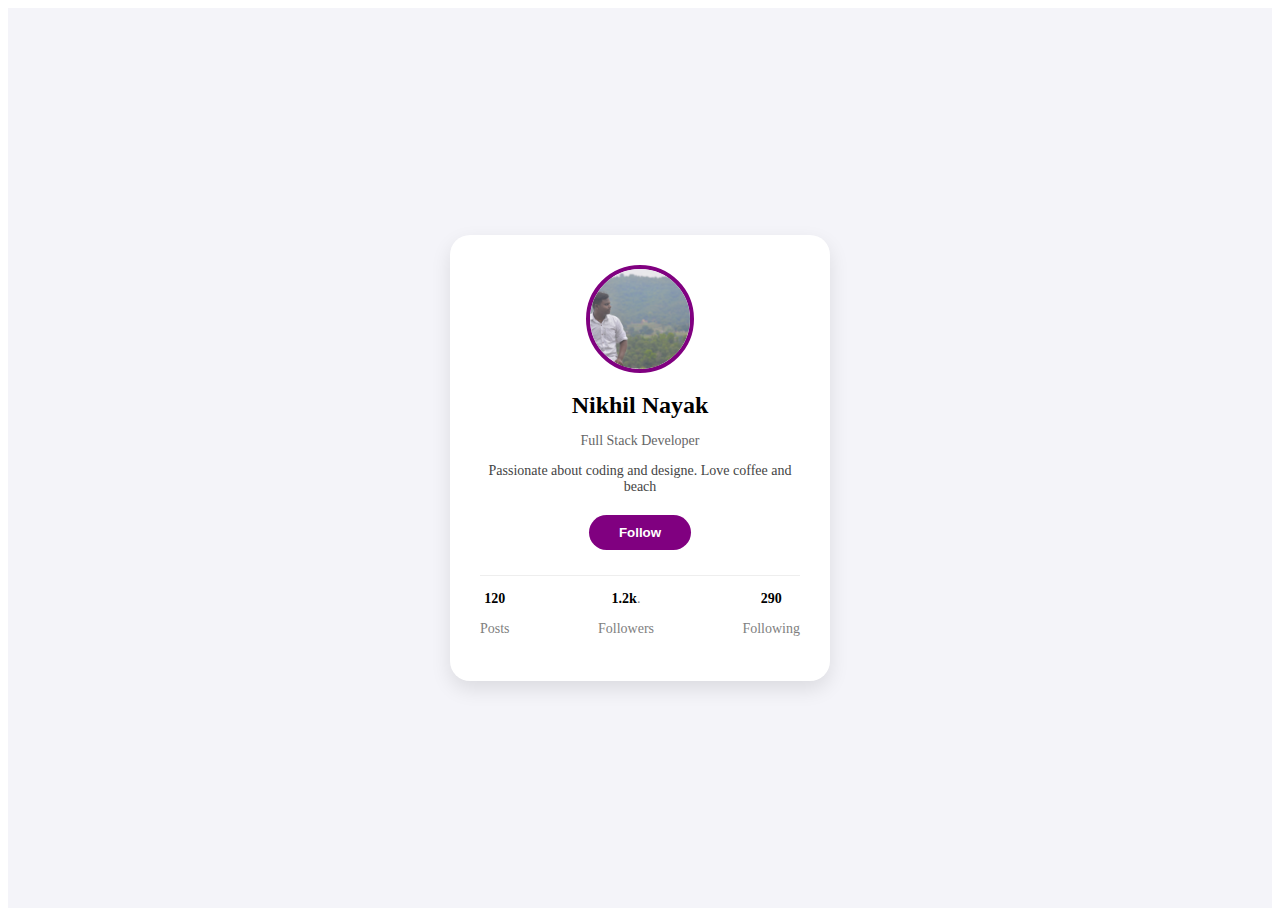
<file: index.html>
<!DOCTYPE html>
<html lang="en">
<head>
    <meta charset="UTF-8">
    <meta name="viewport" content="width=device-width, initial-scale=1.0">
    <link href="style.css" rel="stylesheet">
    <title>Document</title>
</head>
<body>
    <div class="container">
    <div class="card">
        <div class="image">
            <img src="photo.jpeg" alt="prolfile picture" class="photo">
        </div>
        <h3>Nikhil Nayak</h3>
        <p class="title">Full Stack Developer</p>
        <p class="descrip">Passionate about coding and designe. Love coffee and beach</p>
        <button class="follow-button">Follow</button>

        <div class="stats">
            <div>
                <strong class="bold">120</strong>
                <p>Posts</p>
            </div>
            <div>
                <strong class="bold">1.2k</strong>.
                <p>Followers</p>
            </div>
            <div>
                <strong class="bold">290</strong>
                <p>Following</p>
            </div>
            
        </div>
    </div>
    </div>
</body>
</html>
</file>
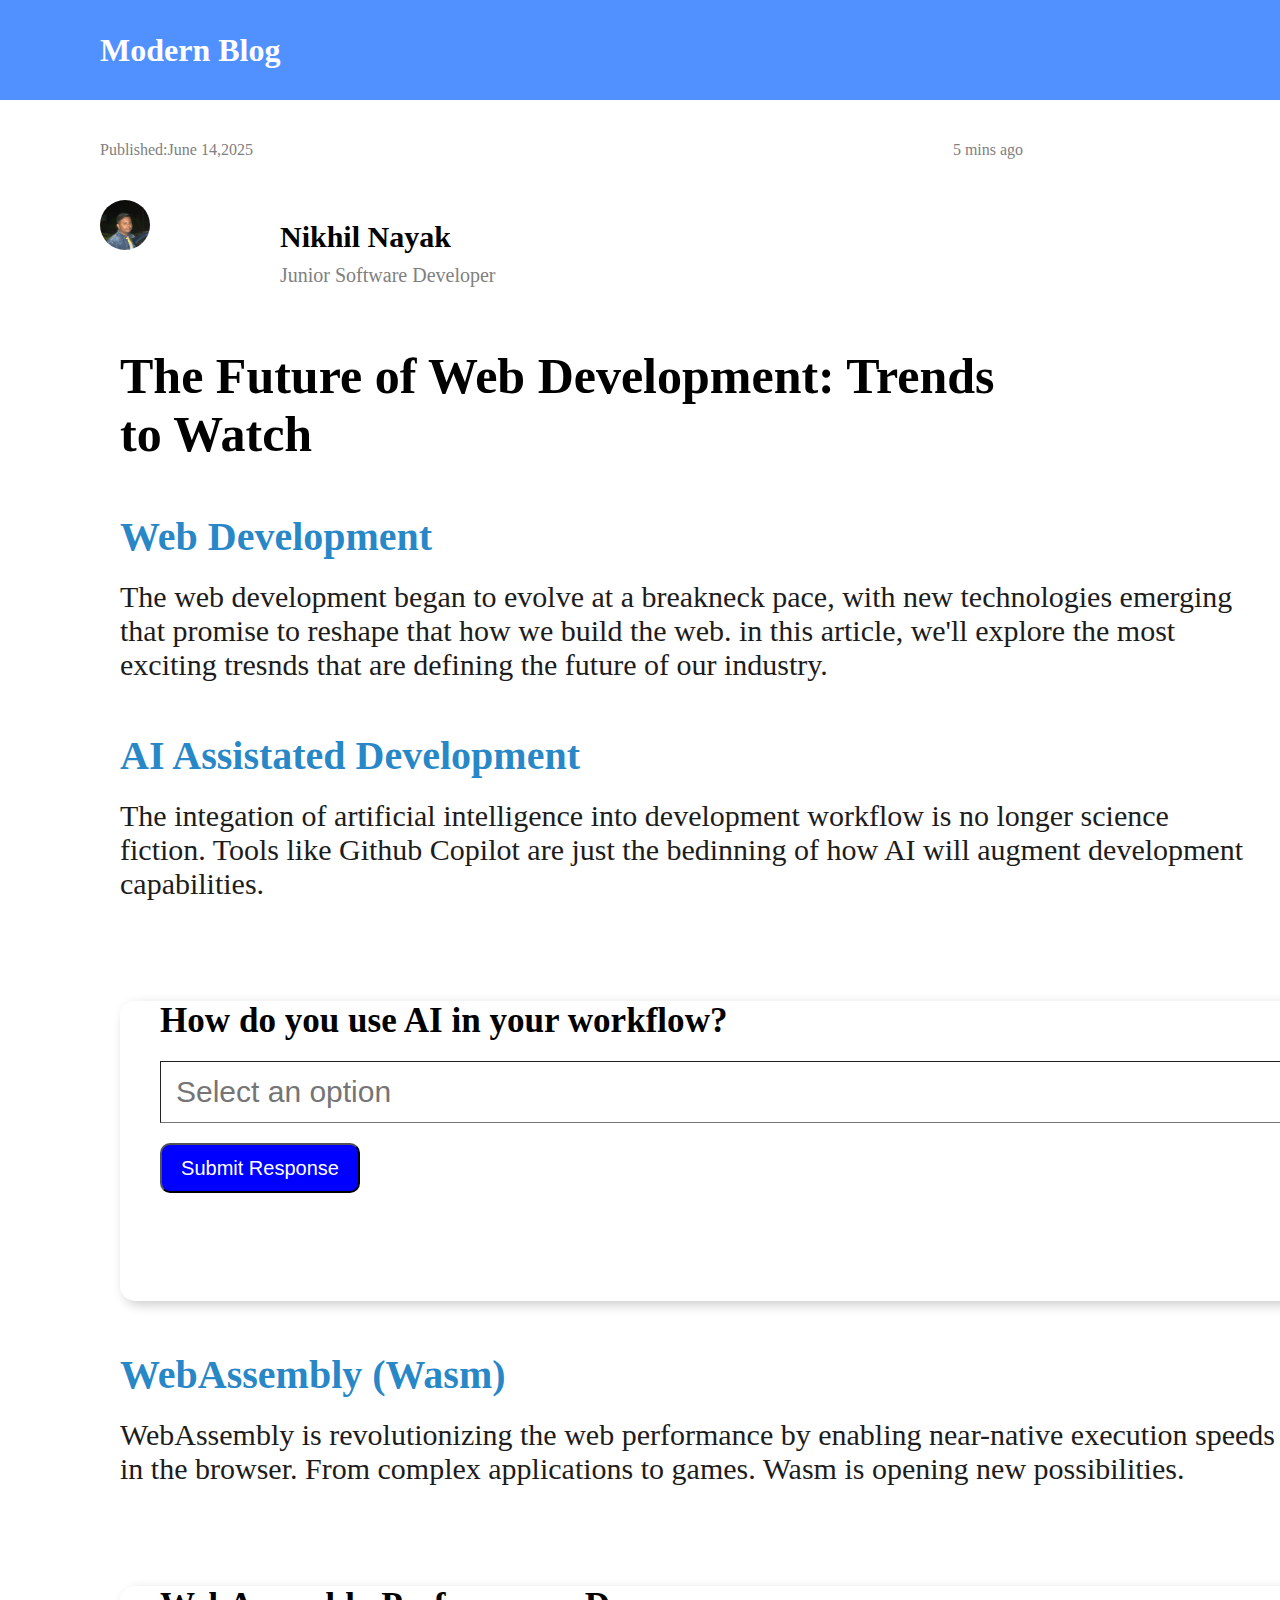
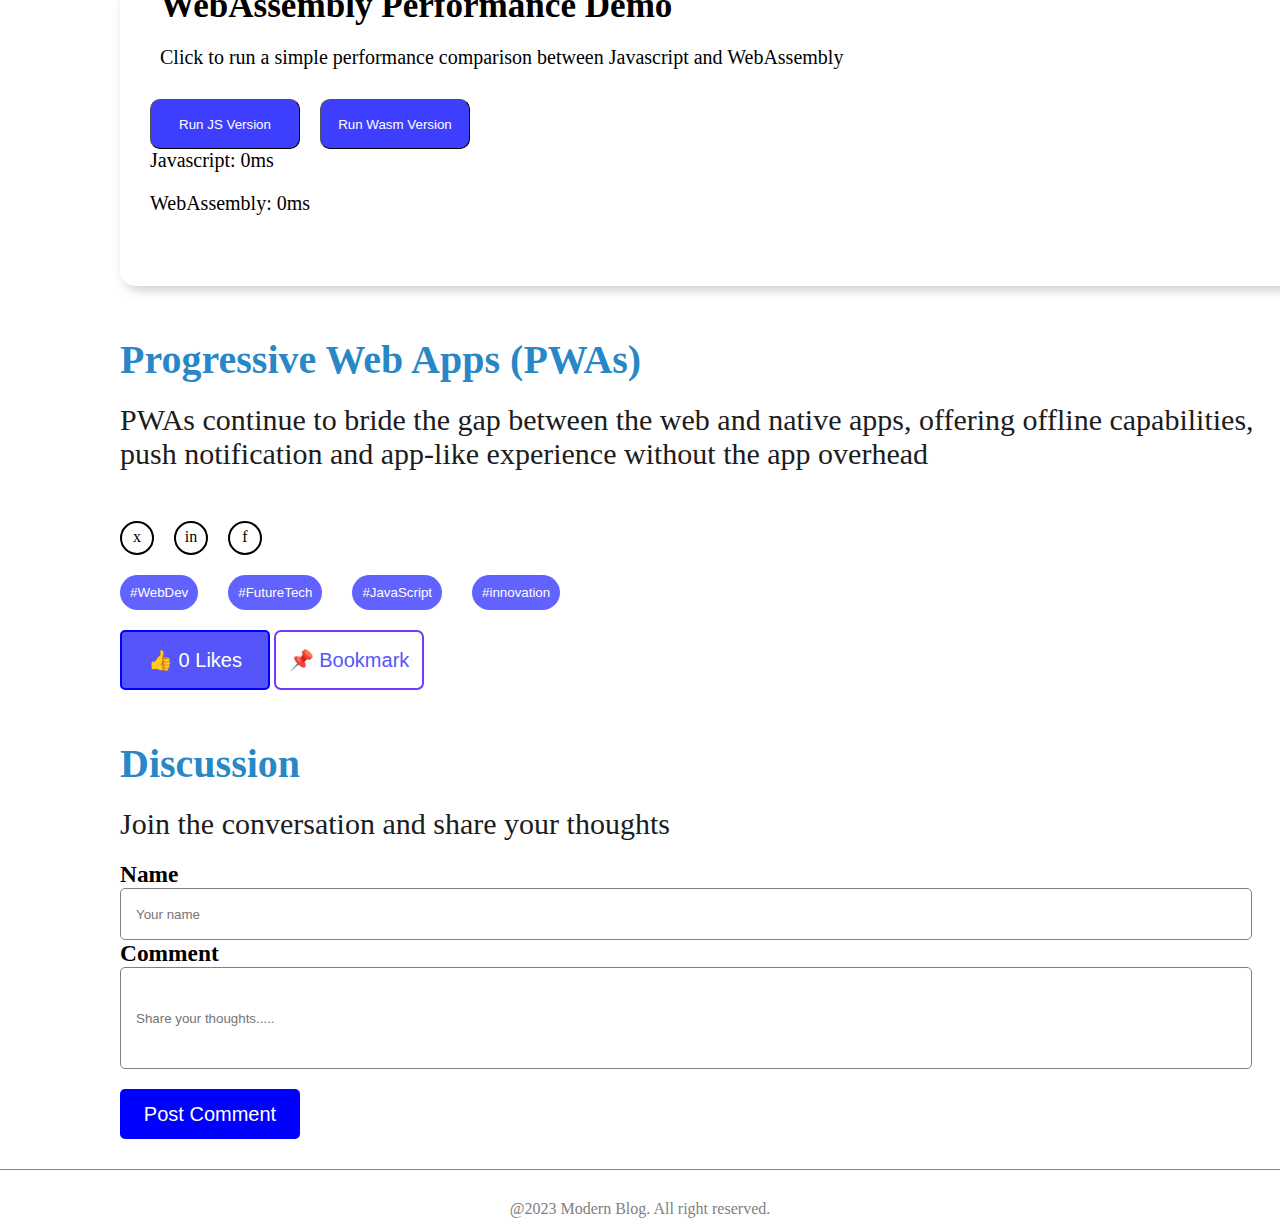
<file: blog article page/index.html>
<!DOCTYPE html>
<html lang="en">
<head>
    <meta charset="UTF-8">
    <meta name="viewport" content="width=device-width, initial-scale=1.0">
    <link href="style.css" rel="stylesheet">

    <title>Blog Article page</title>
</head>
<body>
    <div class="headline">
        <h1 class="headline-text">Modern Blog</h1>
    </div>
    <div class="date">
        <p class="published-date">Published:June 14,2025</p>
        <p class="published-time">5 mins ago</p>
    </div>
    <div class="profile">
        <div class="image">
            <img src="nikhil.jpg" class="photo">
            <div class="info">
            <h2 class="name">Nikhil Nayak</h2>
            <p class="designation">Junior Software Developer</p>
            </div>
    </div>
    <div class="article">
        <div class="head-topic">
            <h1 class="topic-text">The Future of Web Development: Trends<br> to Watch</h1>
        </div>
        <div class="topic">
            <h2 class="sub-heading">Web Development</h2>
            <p class="content">The web development began to evolve at a breakneck pace, with new technologies emerging <br> that promise to reshape that how we build the web. in this article, we'll explore the most <br> exciting tresnds that are defining the future of our industry.</p>
        </div>
        <div class="topic">
            <h2 class="sub-heading">AI Assistated Development</h2>
            <p class="content">The integation of artificial intelligence into development workflow is no longer science <br> fiction. Tools like Github Copilot are just the bedinning of how AI will augment development <br> capabilities.</p>
        </div>
        <div class="box">
            <div class="question">
                <h3>How do you use AI in your workflow?</h3>
                <input type="text" placeholder="Select an option" class="input-box">
                <div class="submit">
                <button class="submit-btn">Submit Response</button>
                </div>
            </div>
            
        </div>
        <div class="topic">
            <h2 class="sub-heading">WebAssembly (Wasm)</h2>
            <p class="content">WebAssembly is revolutionizing the web performance by enabling near-native execution speeds<br> in the browser. From complex applications to games. Wasm is opening new possibilities.</p>
        </div>

        <div class="box">
            <div class="question">
                <h3> WebAssembly Performance Demo </h3>
                <p class="content-2"> Click to run a simple performance comparison between Javascript and WebAssembly</p>
            </div>

            <div class="run-button">
                <button class="run-btn">Run JS Version</button>
                <button class="run-btn">Run Wasm Version</button>
            </div>

            <div class="result">
                <p class="result-text">Javascript: 0ms</p>
                <p class="result-text">WebAssembly: 0ms</p>
            </div>

        </div>
        <div class="topic">
            <h2 class="sub-heading">Progressive Web Apps (PWAs)</h2>
            <p class="content">PWAs continue to bride the gap between the web and native apps, offering offline capabilities, push notification and app-like experience without the app overhead </p>
        </div>
        <div class="social-icons">
            <div class="x-btn">x</div>
            <div class="in-btn">in</div>
            <div class="facebook-btn">f</div>
        </div>
        <div class="hashtags">
            <button class="btn">#WebDev</button>
            <button class="btn">#FutureTech</button>
            <button class="btn">#JavaScript</button>
            <button class="btn">#innovation</button>
        </div>
        <div class="reaction">
            <button class="rec-btn-likes">👍 0 Likes</button>
            <button class="rec-btn-bookmark">📌 Bookmark</button>
        </div>
        <div class="topic">
            <h2 class="sub-heading">Discussion</h2>
            <p class="content">Join the conversation and share your thoughts </p>
        </div>
        <div class="info">
            <h3>Name</h3>
            <input type="text" placeholder="Your name" class="name-box">
            <h3>Comment</h3>
            <input type="text" placeholder="Share your thoughts....." class="comment-box">
            <div class="post-btn">
            <button class="post-comm">Post Comment</button>
            </div>
        </div>
        <div class="line"></div>
        <div class="footer">
            <p class="footer-text">@2023 Modern Blog. All right reserved.</p>
        </div>
        </div>

    </div>
</body>
</html>
</file>
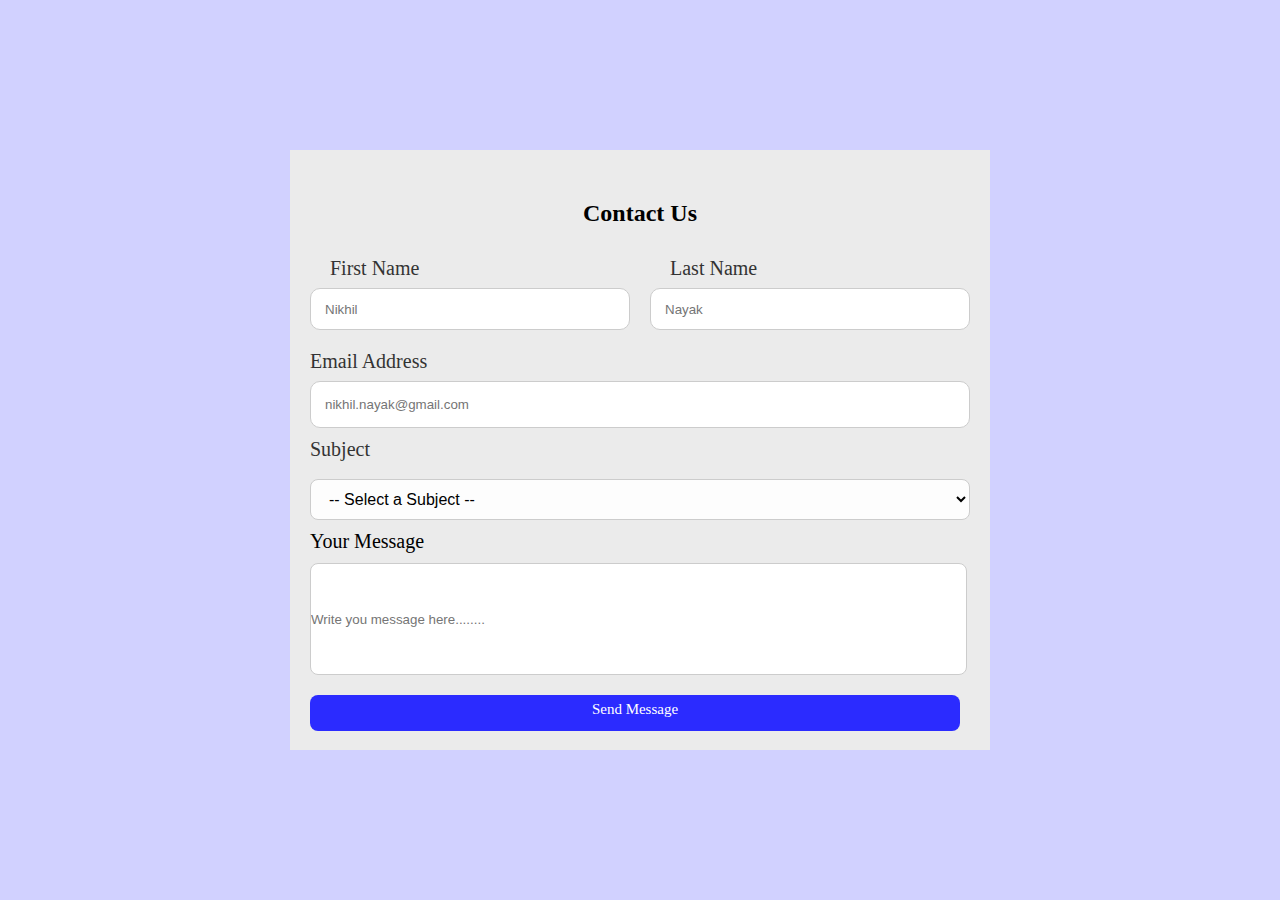
<file: contact us/index.html>
<!DOCTYPE html>
<html lang="en">
<head>
    <meta charset="UTF-8">
    <meta name="viewport" content="width=device-width, initial-scale=1.0">
    <link href="style.css" rel="stylesheet">
    <title>Document</title>
</head>
<body>
    <div class="container">
        <div class="contact">
            <h2>Contact Us</h2>
        </div>
        <div class="details">
            <div class="name-section">
                <div class="first-name">
            <label for="full-name">First Name</label>
            <div class="input">
            <input type="text" class=full-name placeholder="Nikhil">
            </div>
                </div>
                <div class="last-name">
                    <label for="second-name">Last Name</label><div class="input">
                                    <input type="text" class=full-name placeholder="Nayak"></div>

                    </div>
                </div>
                <div class="email">
                    <div class="mail-section">
                        <label for="email">Email Address</label>
                        <div class="email-input">
                            <input type="email" class="email-inp" placeholder="nikhil.nayak@gmail.com">
                        </div>
                    </div>
                </div>
                    <div class="form-group">
                        <label for="subject">Subject</label>
                        <select id="subject" name="subject">
                          <option value="">-- Select a Subject --</option>
                          <option value="math">Bachelor in Information Technology</option>
                          <option value="science">Bachelor in Computer Application</option>
                          <option value="history">Master in Computer Application</option>
                        </select>
                       </div>
                       <div class="message">
                        <p class="text">Your Message</p>
                        <div class="message-box">
                            <input type="text" class="box" placeholder="Write you message here........">

                        </div>
                       </div>
                       <div class="send">
                        <p>Send Message</p>
                       </div>
  </div>
                    
                </div>
            </div>
        </div
    </div>
    
</body>
</html>
</file>
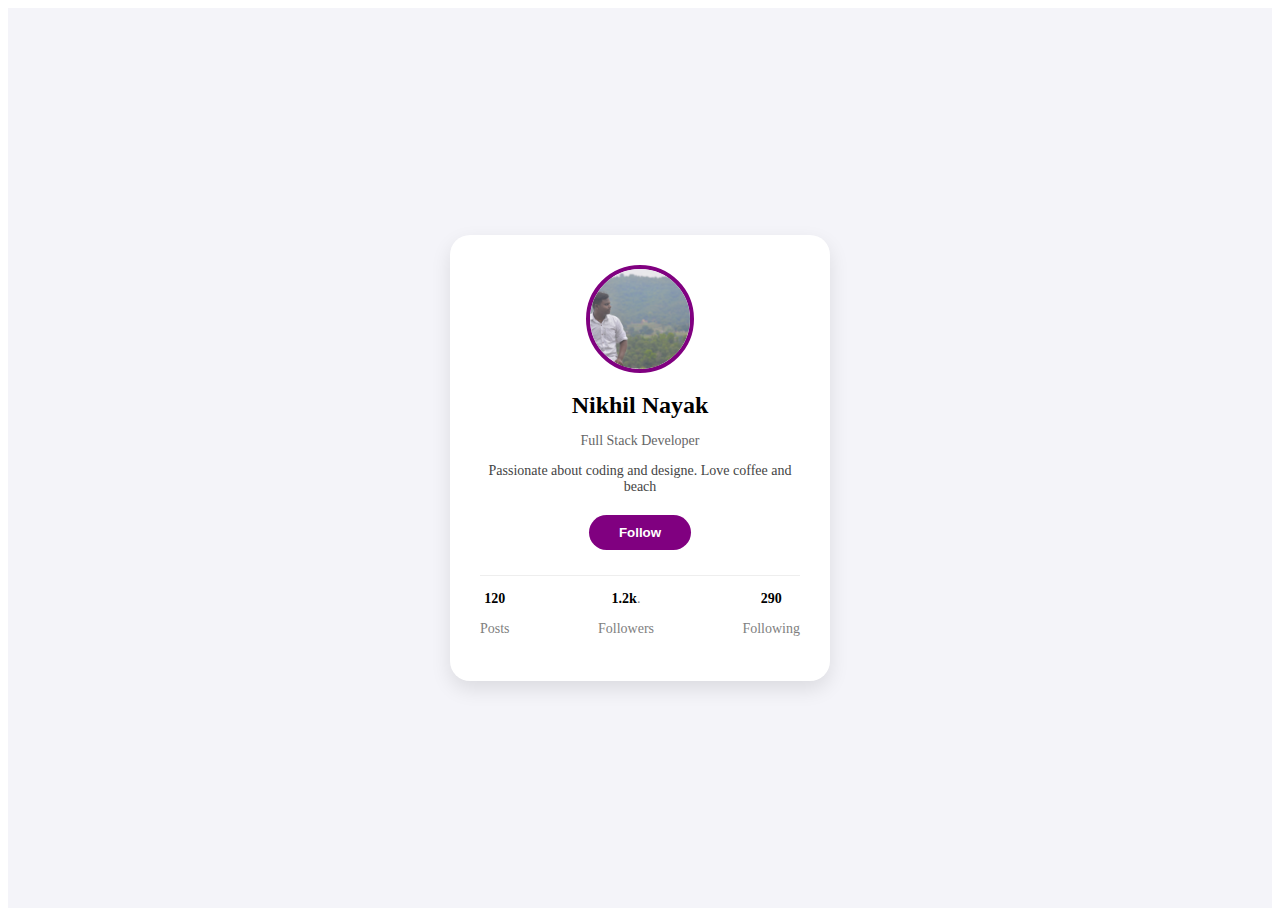
<file: profilecard/index.html>
<!DOCTYPE html>
<html lang="en">
<head>
    <meta charset="UTF-8">
    <meta name="viewport" content="width=device-width, initial-scale=1.0">
    <link href="style.css" rel="stylesheet">
    <title>Document</title>
</head>
<body>
    <div class="container">
    <div class="card">
        <div class="image">
            <img src="photo.jpeg" alt="prolfile picture" class="photo">
        </div>
        <h3>Nikhil Nayak</h3>
        <p class="title">Full Stack Developer</p>
        <p class="descrip">Passionate about coding and designe. Love coffee and beach</p>
        <button class="follow-button">Follow</button>

        <div class="stats">
            <div>
                <strong class="bold">120</strong>
                <p>Posts</p>
            </div>
            <div>
                <strong class="bold">1.2k</strong>.
                <p>Followers</p>
            </div>
            <div>
                <strong class="bold">290</strong>
                <p>Following</p>
            </div>
            
        </div>
    </div>
    </div>
</body>
</html>
</file>
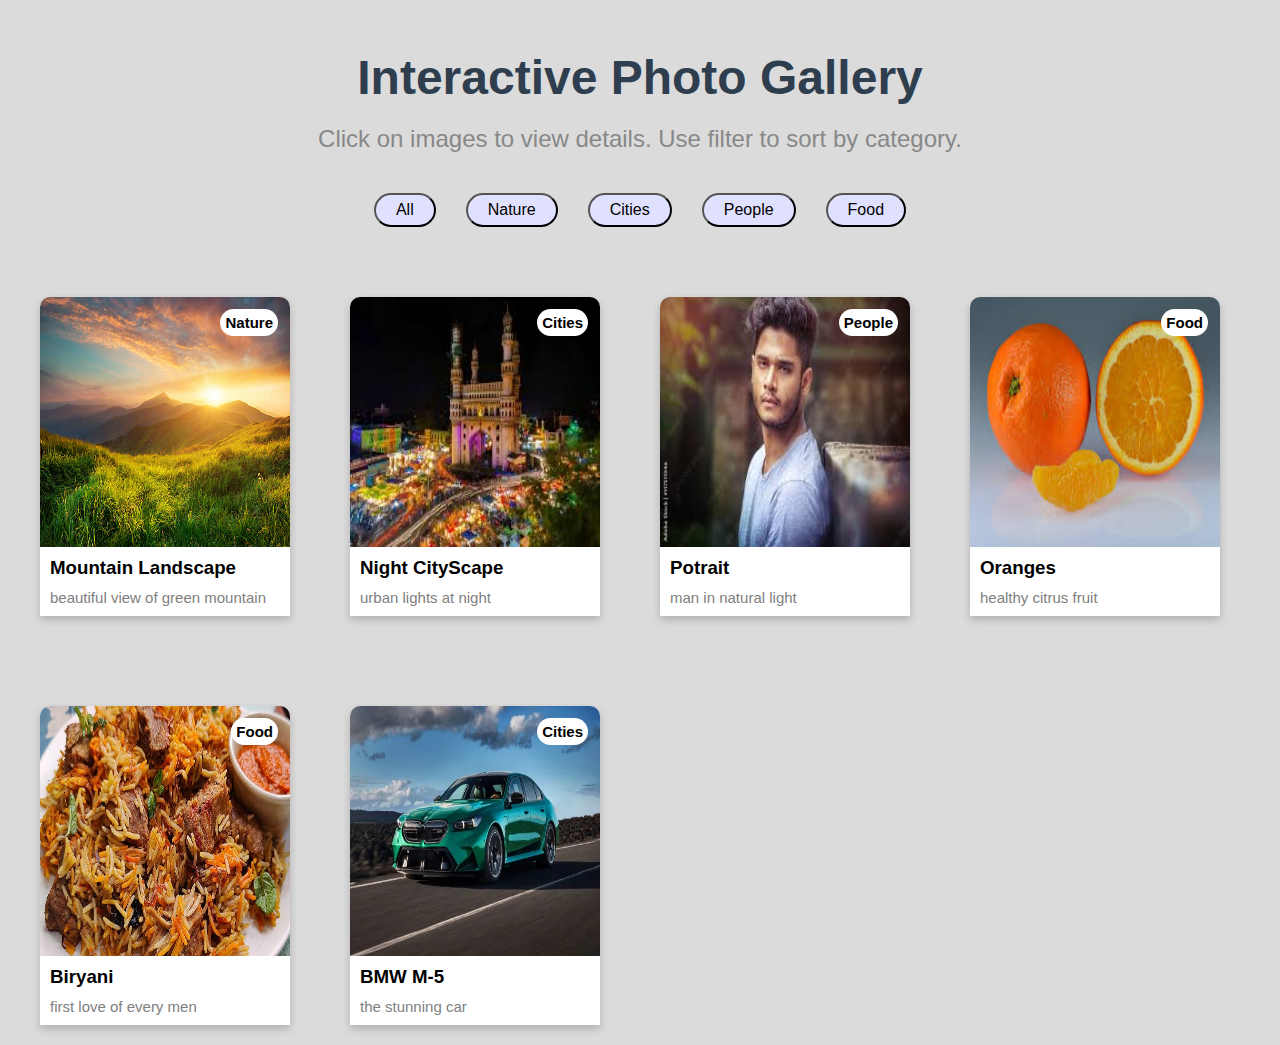
<file: responsive gallery/index.html>
<!DOCTYPE html>
<html lang="en">
<head>
    <meta charset="UTF-8">
    <meta name="viewport" content="width=device-width, initial-scale=1.0">
    <link href="style.css" rel="stylesheet">
    <title>Gallery</title>
</head>
<body>
    <div class="text">
        <h2 class="heading">Interactive Photo Gallery</h2>
        <p class="subtitle">Click on images to view details. Use filter to sort by category.</p>
        <div class="button">
            <button class="btn">All</button>
            <button class="btn">Nature</button>
            <button class="btn">Cities</button>
            <button class="btn">People</button>
            <button class="btn">Food</button>
        </div>
    </div>
    
    <div class="gallery">
        <div class="card">
            <div class="image">
                <img src="nature.jpg" alt="img" class="photo"/>
                                <span class="tag">Nature</span>
            </div>
            <div class="card-content">
                                <h3 class="head">Mountain Landscape</h3>
                                <p class="sub">beautiful view of green mountain </p>
            </div>
        </div>

        <div class="card">
            <div class="image">
                <img src="hyderabad.jpg" alt="img" class="photo">
                                <span class="tag">Cities</span>
            </div>
            <div class="card-content">
                                <h3 class="head">Night CityScape</h3>
                                <p class="sub">urban lights at night</p>

            </div>
        </div>

        <div class="card">
            <div class="image">
                <img src="man.jpg" alt="img" class="photo">
                                <span class="tag">People</span>
            </div>
            <div class="card-content">
                                <h3 class="head">Potrait</h3>
                                <p class="sub">man in natural light</p>

            </div>
        </div>

        <div class="card">
            <div class="image">
                <img src="oranges.jpg" alt="img" class="photo">
                                <span class="tag">Food</span>
            </div>
            <div class="card-content">
                                <h3 class="head">Oranges</h3>
                                <p class="sub">healthy citrus fruit</p>

            </div>
        </div>

        <div class="card">
            <div class="image">
                <img src="biryani.jpg" alt="img" class="photo">
                                <span class="tag">Food</span>
            </div>
            <div class="card-content">
                                <h3 class="head">Biryani</h3>
                                <p class="sub">first love of every men</p>

            </div>
        </div>

        <div class="card">
            <div class="image">
                <img src="car.webp" alt="img" class="photo">
                                <span class="tag">Cities</span>
            </div>
            <div class="card-content">
                                <h3 class="head">BMW M-5</h3>
                                <p class="sub">the stunning car</p>

            </div>
        </div>

    </div>
    
</body>
</html>
</file>
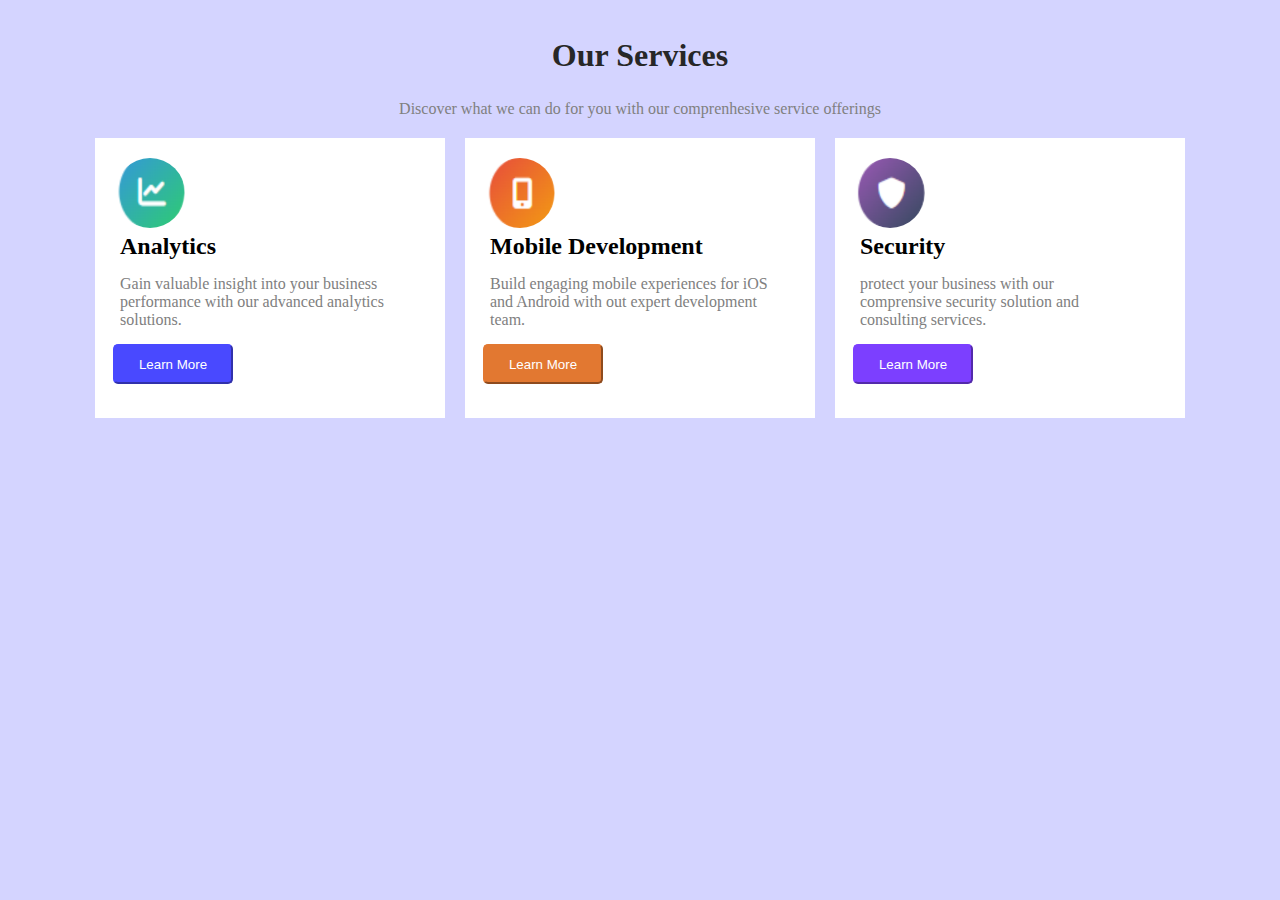
<file: service page/index.html>
<!DOCTYPE html>
<html lang="en">
<head>
    <meta charset="UTF-8">
    <meta name="viewport" content="width=device-width, initial-scale=1.0">
    <link href="style.css" rel="stylesheet">
    <title>Service page</title>
</head>
<body>
        <div class="tagline">
            <h2 class="title">Our Services</h2>
            <p class="subtitle">Discover what we can do for you with our comprenhesive service offerings</p>
        </div>
    
    <div class="service">
        <div class="card">
            <div class="image">
                <img src="analytics.png" class="image" alt="image">
            </div>

            <div class="text">
                <h2 class="headline">Analytics</h2>
                <p class="subline">Gain valuable insight into your business performance with our advanced analytics solutions.</p>
            </div>

            <div class="button">
                <button class="btn1">Learn More</button>
            </div>

        </div>
        <div class="card">
            <div class="image">
                 <img src="mobile-dev.png" class="image" alt="image">
            </div>

            <div class="text">
                <h2 class="headline">Mobile Development</h2>
                <p class="subline">Build engaging mobile experiences for iOS <br>and Android with out expert development<br> team.</p>
            </div>

            <div class="button">
                <button class="btn2">Learn More</button>
            </div>
        </div>

        <div class="card">
            <div class="image">
                <img src="security.png" class="image" alt="image">
            </div>
            <div class="text">
                <h2 class="headline">Security</h2>
                <p class="subline">protect your business with our <br> comprensive security solution and <br> consulting services.</p>
            </div>

            <div class="button">
                <button class="btn3">Learn More</button>
            </div>
        </div>
    </div>
</body>
</html>
</file>
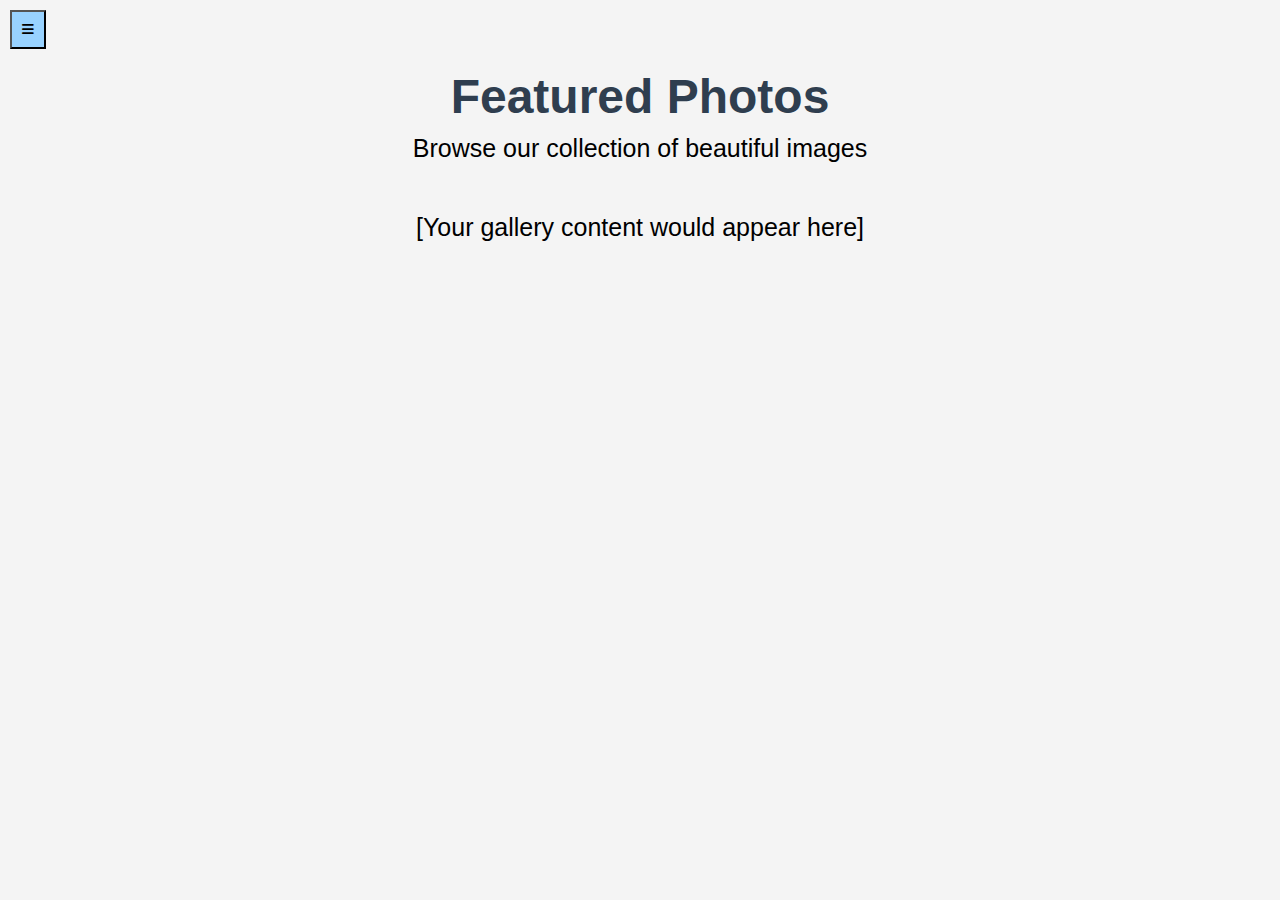
<file: sidebar navigation/index.html>
<!DOCTYPE html>
<html lang="en">
<head>
    <meta charset="UTF-8">
    <meta name="viewport" content="width=device-width, initial-scale=1.0">
    <link href="style.css" rel="stylesheet">
  <link href="https://cdnjs.cloudflare.com/ajax/libs/font-awesome/6.0.0/css/all.min.css" rel="stylesheet">
    <title>Sidebar Navigation</title>
</head>
<body>
  <div class="sidebar" id="sidebar">
    <h2><i class="fas fa-image"></i> Photo Gallery</h2>
    <a class="active" href="#"><i class="fas fa-home"></i> Home</a>
    <a href="#"><i class="fas fa-tree"></i> Nature</a>
    <a href="#"><i class="fas fa-city"></i> Cities</a>
    <a href="#"><i class="fas fa-user"></i> People</a>
    <a href="#"><i class="fas fa-utensils"></i> Food</a>
    <a href="#"><i class="fas fa-plane"></i> Travel</a>
    <a href="#"><i class="fas fa-heart"></i> Favorites</a>
    <a href="#"><i class="fas fa-cog"></i> Settings</a>
    <div class="footer">© 2023 Photo Gallery</div>
  </div>

<div class="text">
    <button class="toggle-btn" id="toggleBtn"><i class="fas fa-bars"></i></button>
    <h2 class="heading">Featured Photos</h2>
    <p class="subtitle"> Browse our collection of beautiful images</p>
</div>
<div class="photos">
    <p class="subtitle">[Your gallery content would appear here]</p>
</div>
    <script src="script.js"></script>

</body>
</html>
</file>
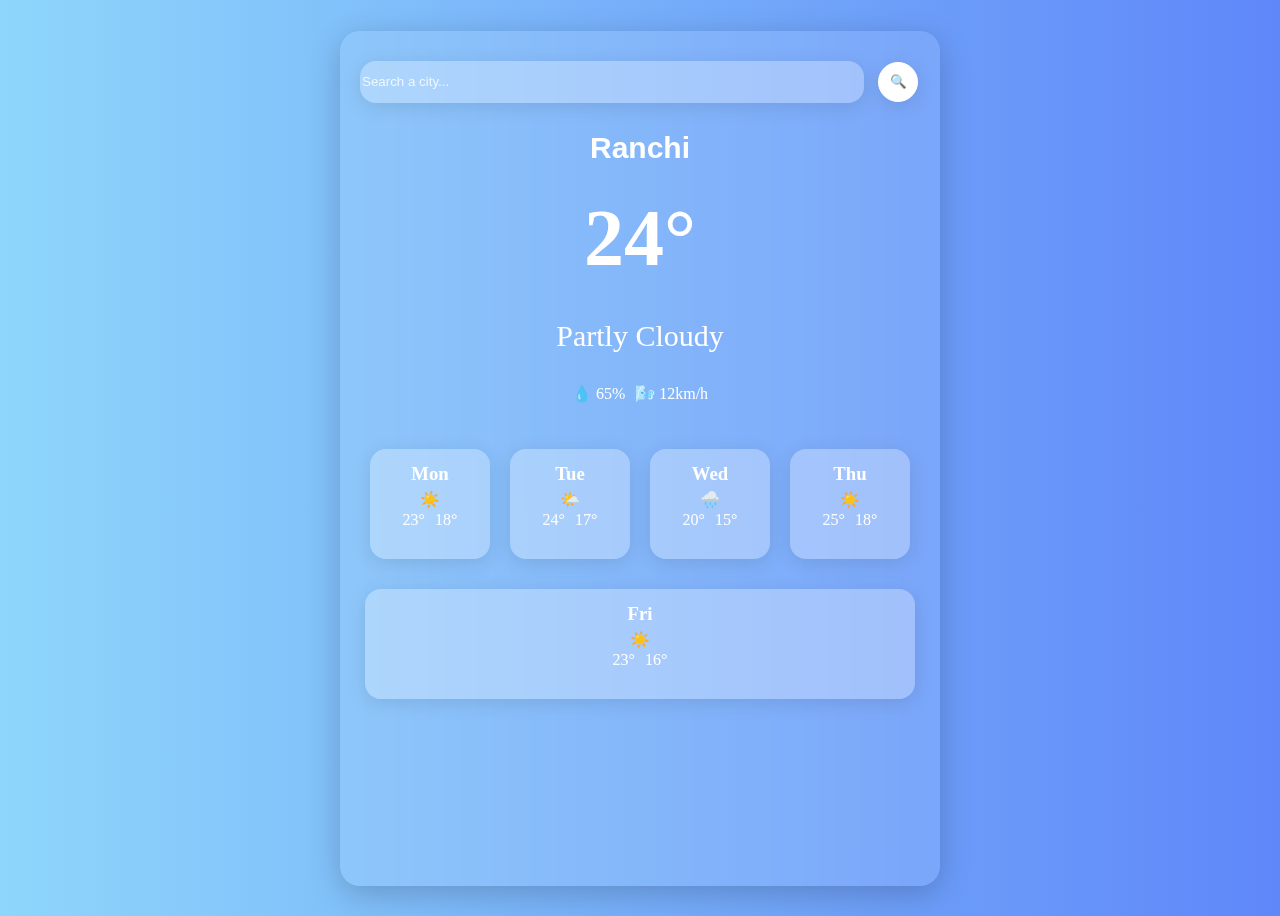
<file: weather report/index.html>
<!DOCTYPE html>
<html lang="en">
<head>
    <meta charset="UTF-8">
    <meta name="viewport" content="width=device-width, initial-scale=1.0">
    <link href="style.css" rel="stylesheet">
    <title>Weather Report</title>
</head>
<body>
    <div class="container">
        <div class="search-box">
            <input type="text" placeholder="Search a city..." class="input-box">
            <button class="search-btn">🔍</button>
        </div>
        <div class="city-name">
            <h1 class="city-name-text">Ranchi</h1>
        </div> 
        <div class="weather-info">
            <h1 class="temp-text">24&deg;</h1>
            <p class="cloud-cond">Partly Cloudy</p>
            <div class="mos-info">
                <p class="prec">💧 65%</p>
                <p class="wind">🌬️ 12km/h</p>
            </div>
        </div>
        <div class="day-card">
            <div class="day-wise">
                <h3 class="day">Mon</h3>
                <span class="symbol">☀️</span>
                <span class="temp-read">
                <p class="temp-max">23&deg;</p>
                <p class="temp-low">18&deg;</p>
                </span>
            </div>
            <div class="day-wise">
                <h3 class="day">Tue</h3>
                <span class="symbol">🌤️</span>
                <span class="temp-read">
                <p class="temp-max">24&deg;</p>
                <p class="temp-low">17&deg;</p>
                </span>
            </div>
            <div class="day-wise">
                <h3 class="day">Wed</h3>
                <span class="symbol">🌧️</span>
                <span class="temp-read">
                <p class="temp-max">20&deg;</p>
                <p class="temp-low">15&deg;</p>
                </span>
            </div>
            <div class="day-wise">
                <h3 class="day">Thu</h3>
                <span class="symbol">☀️</span>
                <span class="temp-read">
                <p class="temp-max">25&deg;</p>
                <p class="temp-low">18&deg;</p>
                </span>
            </div>
        </div>
        <div class="full-card">
            <div class="full-day">
                <h3 class="day">Fri</h3>
                <span class="symbol">☀️</span>
                <span class="temp-read">
                <p class="temp-max">23&deg;</p>
                <p class="temp-low">16&deg;</p>
                </span>

            </div>
        </div>
    </div>
    
</body>
</html>
</file>
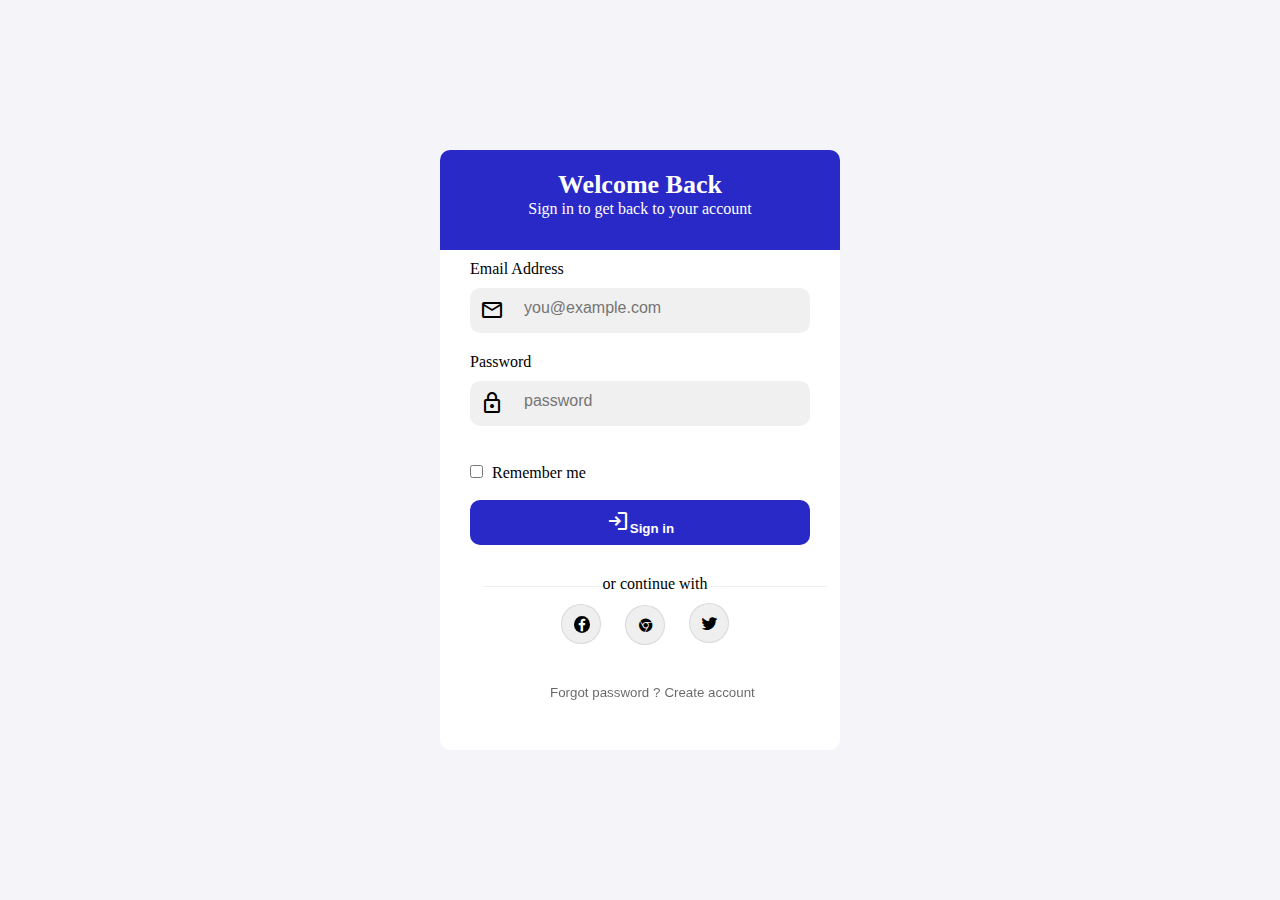
<file: login.html>
<!DOCTYPE html>
<html lang="en">
<head>
    <meta charset="UTF-8">
    <meta name="viewport" content="width=device-width, initial-scale=1.0">
    <link href="login-style.css" rel="stylesheet">
    <link rel="stylesheet" href="https://cdnjs.cloudflare.com/ajax/libs/font-awesome/4.7.0/css/font-awesome.min.css">
    <link rel="stylesheet" href="https://fonts.googleapis.com/css2?family=Material+Symbols+Outlined:opsz,wght,FILL,GRAD@24,400,0,0" />
    <title>Document</title>
</head>
<body>
    <div class="container">
        <div class="welcome">
            <h2>Welcome Back</h2>
            <p>Sign in to get back to your account</p>
        </div>
        <div class="logininfo">
            <p class="text">Email Address</p>
          <div class="input">  <span class=" icon material-symbols-outlined">
mail
</span>

            <input type="text" class="inputbox" placeholder="you@example.com"></div>

            <p class="text">Password</p>
            <div class="input"> <span class="icon material-symbols-outlined">
lock
</span>
        <input type="text" class="inputbox" placeholder="password"></div>
        <br>
        <input type="checkbox" class="checkbox" value="true">
        <label for="opt">Remember me</label>
        <button class="signin"> <span class="material-symbols-outlined">
login
</span>Sign in</button>

<div class="line">
    <div class="firstline"></div>
    <p class="betweentext">or continue with</p>
    <div class="secondline"></div>
</div>

<div class="round-icons">
    <button class="small-icons">
        <div class="facebook-button"><i href="#" class="fa fa-facebook"></i></div>
    </button>
    <button class="small-icons">
        <div class="web-button"><i href="#" class="fa fa-chrome"></i></div>
    </button>
    <button class="small-icons">
        <div class="twitter-button"><i href="#" class="fa fa-twitter"></i></div>
    </button>
</div>
<div class="fix">
    <button class="recovery-button">Forgot password ?</button>
    <button class="create-button">Create account</button>
</div>
        </div>
    </div>
    
</body>
</html>
</file>
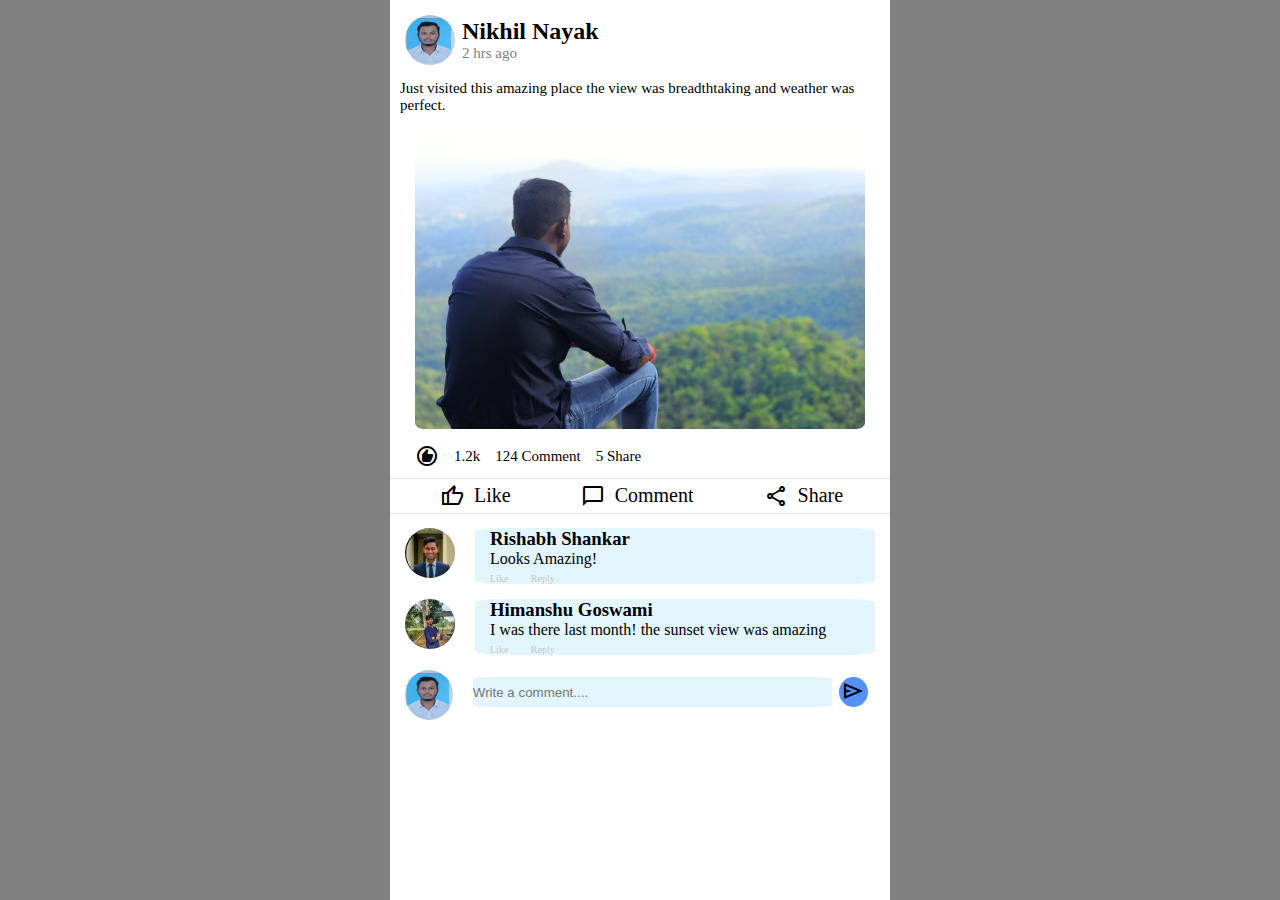
<file: mediapost.html>
<!DOCTYPE html>
<html lang="en">
<head>
    <meta charset="UTF-8">
    <meta name="viewport" content="width=device-width, initial-scale=1.0">
    <link href="mediapost.css" rel="stylesheet">
    <link rel="stylesheet" href="https://fonts.googleapis.com/css2?family=Material+Symbols+Outlined:opsz,wght,FILL,GRAD@24,400,0,0" />    <title>Document</title>
</head>
<body>
    <div class="container">
        <div class="profile">
            <div class="image"><img src="nik.jpg" class="photo" alt=photo> <br>
            <div class="name"><h2>Nikhil Nayak</h2><p class="subtitle">2 hrs ago </p>
             </div>
            </div>

        </div>

        <div class="description"><p> Just visited this amazing place the view was breadthtaking and weather was perfect.</p>
        <div class="image">
            <img src="postphoto.jpeg" alt="postphoto" class="postphoto">
        </div>
        <div class="likescount"><span class="material-symbols-outlined">
recommend
</span> <p>1.2k</p><p> 124 Comment</p><p> 5 Share </p>
    </div>
    </div>
    <div class="line"></div>
        <div class="reactions">
            <p><span class="rec material-symbols-outlined">thumb_up</span>Like</p>
            <p><span class="rec material-symbols-outlined">chat_bubble</span>Comment</p>
            <p><span class="rec material-symbols-outlined">share</span>Share</p>
        </div>
        <div class="line"></div>

        <div class="comments">
            <div class="comm">
                <div class="image">
                    <img src="comm1.png" alt="comm1photo" class="photo">
                    <div class="commwords">
                        <h3 class="header">Rishabh Shankar</h3>
                        <p class="header">Looks Amazing!</p>
                        <p class="footer">Like &nbsp;&nbsp;&nbsp;&nbsp;&nbsp;&nbsp;&nbsp; Reply</p>
                    </div>
                </div>
                <div class="image">
                    <img src="comm2.png" alt="comm2photo" class="photo">
                    <div class="commwords">
                        <h3 class="header">Himanshu Goswami</h3>
                        <p class="header">I was there last month! the sunset view was amazing </p>
                        <p class="footer">Like &nbsp;&nbsp;&nbsp;&nbsp;&nbsp;&nbsp;&nbsp; Reply</p>
                    </div>
                </div>
                <div class="commbox">
                    <div class="image"><img src="nik.jpg" class="photo" alt=photo>
                        <input type="text" placeholder="Write a comment...." class="inputbox">
                    <div class="sendbutton"><span class=" sen-icon material-symbols-outlined">
send
</span></div>
                </div>
            </div>
        </div>
        
    </div>
</body>
</html>
</file>
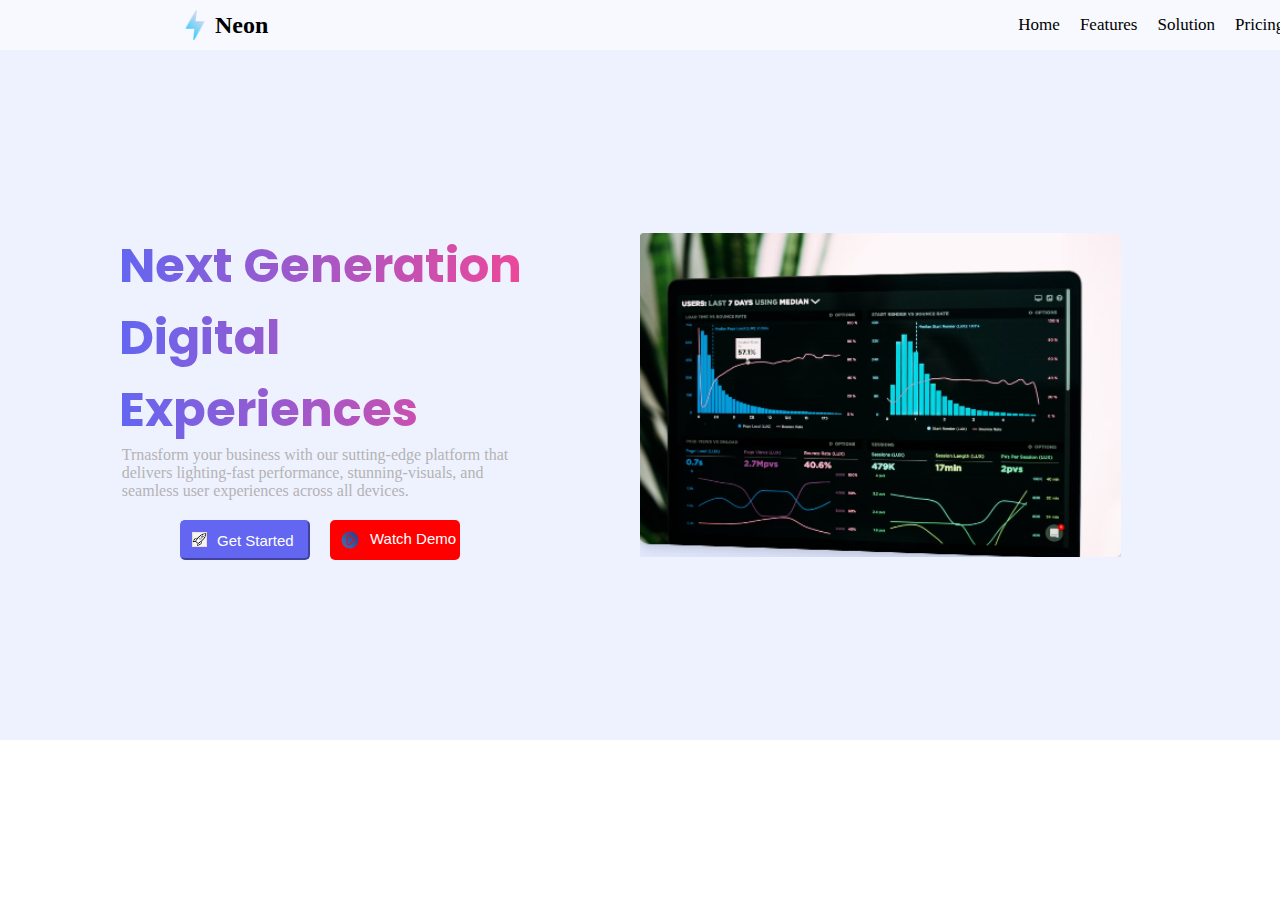
<file: startpage.html>
<!DOCTYPE html>
<html lang="en">
<head>
    <meta charset="UTF-8">
    <meta name="viewport" content="width=device-width, initial-scale=1.0">
    <link href="https://fonts.googleapis.com/css2?family=Poppins:wght@700&display=swap" rel="stylesheet">
    <link href="startpage.css" rel="stylesheet">
    <title>Document</title>
</head>
<body>
    <div class="navbar">
        <div class="image">
        <img src="flashicon.png" class="photo" alt="flashimage"></img>
        <h2 class="title">Neon</h2></div>
        <div class="buttons">
            <p class="btn">Home</p>
            <p class="btn">Features</p>
            <p class="btn">Solution</p>
            <p class="btn">Pricing</p>
            <p class="btn">Contact</p>
        </div>
        

    </div>
    <div class="page">
        <div class="description">
            <div class="gradient-text">
                Next Generation<br>
                Digital<br>
                Experiences
            </div>
            <div class="subtitle">
                <p>Trnasform your business with our sutting-edge platform that<br>delivers lighting-fast performance, stunning-visuals, and <br> seamless user experiences across all devices.</bt></p>
            </div>
            <div class="clicks">
                <button class="getstart">
                    
                   <div class="box"> <img src="rocketicon.png" class="rocketimage"></div>
                    <p class="text">Get Started</p> </button>
                <button class="demo"> 
                <div class="box"> <img src="video.png" class="videoimg"> </div> <p class="text">Watch Demo </p></button>
            </div>
            
        </div>
        <div class="des-img">
            <img src="sideimg.png" alt="image" class="sideimg">
        
            
        </div>
    </div>
    
</body>
</html>
</file>
<file: style.css>
.container {
  display: flex;
  justify-content: center;
  align-items: center;
  height: 100vh;
  background-color: #f4f4f9;
}

.card{
    background-color: white;
    border-radius:20px;
    padding: 30px;
    width: 320px;
    text-align: center;
    box-shadow: 0 8px 20px rgba(0,0,0,0.1);

}

.photo{
    height:100px;
    width:100px;
    border-radius:50px;
    width: 100px;
    height: 100px;
    border-radius: 50%;
    border: 4px solid purple;
    object-fit: cover;
    

}
h3 {
  margin: 15px 0 5px;
  font-size: 24px;
}

.title {
  color: #666;
  font-size: 14px;
  margin-bottom: 10px;
}

.descrip {
  font-size: 14px;
  color: #444;
  margin-bottom: 20px;
}

.follow-button {
  background-color: purple;
  color: white;
  border: none;
  padding: 10px 30px;
  border-radius: 25px;
  font-weight: bold;
  cursor: pointer;
  transition: background 0.3s;
}

.stats {
  display: flex;
  justify-content: space-between;
  margin-top: 25px;
  border-top: 1px solid #eee;
  padding-top: 15px;
  font-size: 14px;
  color:gray;
}

.bold{
    font-weight:bolder;
    color:black;
}
</file>
<file: blog article page/style.css>
*{
     padding:0px;
    margin:0px;
}


.headline{
    display:flex;
    background-color:rgb(80, 144, 255);
    height:100px;
    width:100%;
    align-items:center;
    position:fixed;
    


}
.headline-text{
    color:white;
    text-decoration:bold;
    text-align:center;
    margin-left:100px;
    background-color:rgb(80, 144, 255);
}
.date{
    display:flex;
    height:100px;
    align-items:center;
    width:100%;
    gap:700px;
    color:gray;
    margin-left:100px;
     padding-top:100px;

    
}
.image{
    margin-left:100px;
    display:flex;


}
.name{
    margin-left:10px;
}
.photo{
    height:50px;
    width:50px;
    border-radius:50%;
}
.designation{
    margin:10px;
    color:gray;


}
.head-topic{
    margin-left:120px;
    margin-top:50px;
}
.topic-text{
    text-decoration:bold;
    font-size:50px;
}
.topic{
    margin-left:120px;
    margin-top:50px;
}
.sub-heading{
    margin-bottom:20px;
    color:rgba(10, 119, 191, 0.884);
    font-size:40px;

}
.content{
    color:rgb(29, 28, 28);
    font-size:30px;

}
.box{
    margin-top:100px;
    display:block;
    background-color:white;
    height:300px;
    width:1200px;
    margin-left:120px;
    border-radius:15px;
    box-shadow: 4px 4px 12px rgba(0, 0, 0, 0.2);
}
.question{
    margin-top:70px;
    background-color:white;
    font-size:30px;
    margin-left:40px;
}
.input-box{
    background-color:white;
    padding:15px;
    width:1100px;
    height:30px;
    margin-top:20px;
    color:black;
    font-size:30px;
    border-width: 0.5px;

}

.submit-btn{
    background-color:blue;
    color:white;
    height:50px;
    width:200px;
    border-radius:10px;
    margin-top:20px;
    font-size:20px;
}
.content-2{
    margin-top:20px;
    font-size:20px;
}
.report{
    gap:30px;
}
.run-button{
    display:flex;
    gap:20px;
    margin-top:30px;
    margin-left:30px;
}
.run-btn{
   height:50px;
    width:150px;
    background-color:rgb(62, 62, 254);
    color:white;
    border-radius:10px;
    border-width:0.5px;
}
.result{
    margin-left:30px;
    font-size:20px;


}
.result-text{
    margin-bottom:20px;
}
.social-icons{
    margin-left:120px;
    display:flex;
    gap:20px;
    margin-top:50px;



}
.x-btn{
    
    border: 2px solid black;
    border-radius :50%;
    width:20px;
    height:20px;
    text-align:center;
    padding:5px;
    background-color:white;

}
.in-btn{
    border: 2px solid black;
    border-radius :50%;
    width:20px;
    height:20px;
    text-align:center;
    padding:5px;
    background-color:white;

}
.facebook-btn{
    border: 2px solid black;
    border-radius :50%;
    width:20px;
    height:20px;
    text-align:center;
    padding:5px;
    background-color:white;

}
.hashtags{
    margin-left:120px;
    display:flex;
    gap:30px;
    margin-top:20px;

}
.btn{
    color:white;
    background-color:rgb(98, 98, 255);
    padding:10px;
    border-radius:20px;
    border-width:0px;

}
.reaction{
    margin-left:120px;
    margin-top:20px;
    gap:5px;


}
.rec-btn-likes{
    background-color:rgb(85, 85, 249);
    border:2px solid blue;
    border-radius:5px;
    height:60px;
    width:150px;
    color:white;
    font-size:20px;


}
.rec-btn-bookmark{
    background-color:white;
    border:2px solid rgb(111, 59, 255);
    border-radius:7px;
    height:60px;
    width:150px;
    color:rgb(85, 85, 249);
    font-size:20px;
}
.info{
    display:block;
    margin-left:120px;
    margin-top:20px;
    font-size:20px;

}
.name-box{
    background-color:white;
    padding:15px;
    width:1100px;
    height:20px;
    border:0.3px solid gray;
    border-radius:5px;


}
.comment-box{
    background-color:white;
    border-radius:5px;
    padding:15px;
    width:1100px;
    height:70px;
    border: 0.3px solid gray
}
.post-btn{
    margin-top:20px;
    height:30px;
    width:100px;
    
    

    
}
.post-comm{
    height:50px;
    width:180px;
    background-color:blue;
    color:white;
    padding:10px;
    border-radius:5px;
    border:0px ;
    font-size:20px


}
.line{
    background-color:gray;
    margin-top:50px;
    height:1.2px;
    width:100%;


}
.footer{
    text-align:center;
    margin-top:30px;

    width:100%;
    

}
.footer-text{
    color:gray;

}
</file>
<file: contact us/style.css>
*{
    padding:0px;
    margin:0px;

}
body{
    background-color:rgb(209, 209, 255);
    justify-content:Center;
    align-items:center;
    display:flex;
    height:100vh;

}
.container{
    height:600px;
    width:700px;
    background-color:rgb(235, 235, 235);

}
.contact{
    text-align:Center;
    margin-top:50px;
}
.details{
    font-size:20px;
}
.name-section{
    margin:20px;
    display:flex;
    



}
.first-name{
    width:50%;
    

}
.last-name{
    margin-left:10px;
}
.full-name{
    background-color:white;
    border-radius:10px;
    height:20px;
    width:290px;
    border-width: 1px;;
      border: 1.5px solid #ccc;
        padding: 10px 14px;
          background-position: right 20px center;




}
.email-inp{
    width:630px;
    height:25px;
    border-radius:10px;
    border-width:1px;
    border: 1.5px solid #ccc;
    margin-left:20px;
            padding: 10px 14px;

    background-position: right 20px center;



}

.form-group {
  width: 660px;
}

label {
  display: block;
  margin-bottom: 8px;
  color: #333;
  margin-top:10px;
  margin-left:20px;
}

select {
  width: 100%;
  padding: 10px 14px;
  border: 1.5px solid #ccc;
  border-radius: 8px;
  background-color: #fdfdfd;
  font-size: 16px;
  background-size: 12px;
  margin-top:10px;
  margin-left:20px;
}

select:focus {
  outline: none;
  border-color: #3f51b5;
  box-shadow: 0 0 0 2px rgba(63, 81, 181, 0.2);
}
.box{
    height:110px;
    width:655px;
    margin-top:10px;
    border-radius:8px;
    border:1.5px solid #ccc;
    background-position-y: 2px;
    
}
.message{
    margin-top:10px;
    margin-left:20px;

}
.send{
    background-color:rgb(43, 43, 255);
    width:650px;
    margin:20px;
    text-align:center;
    border-radius:8px;
    color:white;
    height:30px;
    padding-top:6px;
    font-size:15px;

}
</file>
<file: profilecard/style.css>
.container {
  display: flex;
  justify-content: center;
  align-items: center;
  height: 100vh;
  background-color: #f4f4f9;
}

.card{
    background-color: white;
    border-radius:20px;
    padding: 30px;
    width: 320px;
    text-align: center;
    box-shadow: 0 8px 20px rgba(0,0,0,0.1);

}

.photo{
    height:100px;
    width:100px;
    border-radius:50px;
    width: 100px;
    height: 100px;
    border-radius: 50%;
    border: 4px solid purple;
    object-fit: cover;
    

}
h3 {
  margin: 15px 0 5px;
  font-size: 24px;
}

.title {
  color: #666;
  font-size: 14px;
  margin-bottom: 10px;
}

.descrip {
  font-size: 14px;
  color: #444;
  margin-bottom: 20px;
}

.follow-button {
  background-color: purple;
  color: white;
  border: none;
  padding: 10px 30px;
  border-radius: 25px;
  font-weight: bold;
  cursor: pointer;
  transition: background 0.3s;
}

.stats {
  display: flex;
  justify-content: space-between;
  margin-top: 25px;
  border-top: 1px solid #eee;
  padding-top: 15px;
  font-size: 14px;
  color:gray;
}

.bold{
    font-weight:bolder;
    color:black;
}
</file>
<file: responsive gallery/style.css>
*{
    margin:0px;
    padding:0px;
     font-family: 'Segoe UI', sans-serif;


}
body{
    background-color:rgb(219, 219, 219);
}
.text{
    margin-top:50px;
    text-align:Center;

}
.heading{
    font-size:60px;
    font-size: 48px;
    font-weight: 700;
    color: #2f3e4f;
    margin: 20px 0;
}

.subtitle{
    font-size:24px;
    margin:20px;
    color: #888888;
    font-weight: 400;


}
.button{
    margin-top:40px;
    gap:30px;
    display:flex;
    flex-wrap:wrap;
    justify-content:Center;
    align-items:center;
    transition: transform 0,3s ease-in-out;
    




}
.btn{
    width:fit-content;
    padding:6px 20px;
    border-radius:20px;
    justify-content:Center;
    align-items:center;
    font-size:16px;
    background-color:rgb(224, 224, 255);

}
.btn:hover{
    background-color:blue;
    color:white;
    transform: scale(1.03);
    cursor:pointer;
    

}
.card{
    background-color:white;
    width:250px;
    margin-top:50px;
    border-top-left-radius:10px;
    border-top-right-radius:10px;
    box-shadow: 0 4px 8px rgba(0, 0, 0, 0.2);    


}
.image{
    overflow:hidden;
    display:relative;
    position: relative;
    width:250px;
    height:250px;

    


}
.photo{
     width:250px;
    height:250px;   
     display:block;
    border-top-left-radius:10px;
    border-top-right-radius:10px;
    transition: transform 0,3s ease-in-out;

    
}

.gallery{
    display: grid;
    grid-template-columns: repeat(auto-fill, minmax(250px, 1fr));
    gap: 40px;
    padding: 20px;
    margin-left:20px;
    margin-right:20px;
}
.card-content{
    padding:10px;
    
}

.sub{
    margin-top:10px;
    color:gray;
    font-size:15px;
    display:flex;
    flex-wrap:wrap;
}
.photo:hover{
    cursor:pointer;
    border-top-left-radius:10px;
    border-top-right-radius:10px;

}
.image:hover{
        transform: scale(1.03);

}
.tag{
    background-color:white;
    color:black;
    font-size:15px;
    position: absolute;
    top:12px;
    right:12px;
    font-weight:bold;
    border-radius:999px;
    padding:5px;
}
</file>
<file: service page/style.css>
body{
    margin:0px;
    padding:0px;
    background-color:rgb(212, 212, 255);

}
.tagline{
    padding-top:10px;
    justify-content:center;
    align-items:center;
    width:full;
    text-align:Center;
    background-color:rgb(212, 212, 255);

}
.title{
    color:rgb(39, 39, 39);
    font-size:xx-large;
    
}
.subtitle{
    color:gray;


}
.service{
    display:flex;
    justify-content:center;
    margin-top:20px;
    gap:20px;
}
.card{
    background-color:white;
    width:350px;
    height:280px;

}
.image{
    border-radius:50%;
    height:70px;
    width:70px;
    margin:10px
}
.text{
    margin:10px;
}
.headline{
    margin:15px;

}
.subline{
    margin:15px;
        color:gray;

}
.button{
    margin-left:18px;
    height:20px;
    margin-top:10px;

}
.btn1{
    background-color:rgb(73, 73, 255);
    color:white;
    height:40px;
    width:120px;
    border-radius:5px;
    border-color:rgb(73, 73, 255);
}
.btn2{
    background-color:rgb(226, 120, 49);
    color:white;
    height:40px;
    width:120px;
    border-radius:5px;
    border-color:rgb(226, 120, 49);
}
.btn3{
    background-color:rgb(124, 63, 255);
    color:white;
    height:40px;
    width:120px;
    border-radius:5px;
    border-color:rgb(124, 63, 255);
}
.btn1:hover{
   cursor:pointer;

}
@media only screen and (max-width:700px){
    .service{
        display:block;
        margin-left:15px;
    }
}
</file>
<file: sidebar navigation/style.css>
body{
    margin:0px;
    padding:0px;
    font-family: 'Segoe UI', sans-serif;
    background-color: #f4f4f4;
}
.text{
    width:100%;
    margin-left:0px;
    transition: 0.3s;
    
    
}
.heading{
    font-size: 48px;
    font-weight: 700;
    color: #2f3e4f;
    margin:10px;
    align-items:center;
    justify-content:center;
    text-align:center;

}
.subtitle{
    font-size:25px;
    margin:10px;
    align-items:center;
    justify-content:center;
    text-align:center;

}
.photos{
    margin-top:50px;
    text-align:Center;
}


.sidebar {
  height: 100vh;
  width: 250px;
  position: fixed;
  left: -250px;
  top: 0;
  background-color: #1e2a38;
  overflow-y: auto;
  transition: 0.3s;
  padding-top: 20px;
  color: white;
  z-index: 1000;
}

.sidebar h2 {
  text-align: center;
  margin-bottom: 20px;
  font-size: 24px;
}

.sidebar a {
  display: block;
  color: white;
  padding: 12px 20px;
  text-decoration: none;
  font-size: 18px;
}

.sidebar a:hover, .sidebar a.active {
  background-color: #3498db;
}

.sidebar .footer {
  text-align: center;
  padding: 20px;
  font-size: 14px;
  background-color: #162029;
  position: sticky;
  bottom: 0;
}
.toggle-btn{
margin:10px;
padding:10px;
background-color:rgb(152, 210, 255);
pointer-events:auto;


}
</file>
<file: weather report/style.css>
body{
    background: linear-gradient(to right, #8ed6fb, #5f87f9);
    display:flex;
    height:100vh;
    justify-content:center;
    align-items:center;

}
.container{
     background: rgba(255, 255, 255, 0.1);
  backdrop-filter: blur(15px);
  -webkit-backdrop-filter: blur(15px);
  border-radius: 20px;
  box-shadow: 0 8px 32px rgba(0, 0, 0, 0.2);
  height:95vh;
  width:600px;


}
.input-box{
    margin-top:30px;
    background: rgba(255, 255, 255, 0.2);
    backdrop-filter: blur(10px);
    border-radius: 16px;
    box-shadow: 0 4px 20px rgba(0, 0, 0, 0.1);
    color: white;
    margin-left:20px;
    width:500px;
    height:40px;
    border: 0.5px rgba(255, 255, 255, 0.2);

}
.search-btn{
    background-color:white;
    margin-top:30px;
    backdrop-filter: blur(10px);
    box-shadow: 0 4px 20px rgba(0, 0, 0, 0.1);
    border: 0.5px solid white;
    border-radius:50%;
    height:40px;
    width:40px;
    margin-left:10px;
    border-width: 0px solid white;

}
.city-name-text{
    font-size:30px;
    font-family:'Segoe UI', Tahoma, Geneva, Verdana, sans-serif;
    color:white;
    text-decoration:bold;
    justify-content:Center;
}
.city-name{
    width:100%;
    display:flex;
    margin-top:20px;
    height:50px;
    justify-content:center;
    align-items:Center;

}
.mos-info{
    display:flex;
    align-items:center;
    justify-content:center;
    gap:10px;


}
.weather-info{
    display:flex;
    flex-direction:column;
    width:100%;
    justify-content:center;
    align-items:center;
    color:white;


}
.temp-text{
    font-size:80px;
    margin:20px;
    color:white;

}
.day-card{
    display:flex;
    gap:20px;
    margin:30px;
}
.day-wise{
    background: rgba(255, 255, 255, 0.2);
    backdrop-filter: blur(10px);
    border-radius: 16px;
    box-shadow: 0 4px 20px rgba(0, 0, 0, 0.1);
    color: white;
    height:110px;
    width:132px;
    justify-content:center;
    align-items:center;
    display:flex;
    flex-direction:column;
    
}
.full-day{
    background: rgba(255, 255, 255, 0.2);
    backdrop-filter: blur(10px);
    border-radius: 16px;
    box-shadow: 0 4px 20px rgba(0, 0, 0, 0.1);
    color: white;
    height:110px;
    width:550px;

}
.full-card{
    justify-content:Center;
    display:flex;
    align-items:center;
}
.cloud-cond{
    font-size:30px;
    margin:15px;

}
.day{
    margin-top:0px;
    margin-bottom:5px;
    
}
.symbol{
    margin:0px;
}
.temp-read{
    display:flex;
    gap:10px;
}
.temp-max{
    margin-top:2px;

}
.temp-low{
    margin-top:2px;
}
.full-day{
    justify-content:center;
    align-items:center;
    display:flex;
    flex-direction:column;
}
.input-box::placeholder{
    color: white;
    opacity: 0.8; 
    font-weight: 400;
    
}
</file>
<file: login-style.css>
*{
    margin:0px;
    padding:0px;
}
body{
    height:100vh;
    width:100%;
    justify-content:center;
    align-items:center;
    display:flex;
    background-color:#f4f4f9;

}
.container{
    height:600px;
    width:400px;
    border:2px;
    border-radius: 10px;
    background-color:white;
    text-align: center;

}
.welcome{
    background-color:rgb(41,41,200);
    color:white;
    height:100px;
    border-radius:10px 10px 0 0 ;
    margin:0px;
    
}
.logininfo{
    text-align:left;
    padding-left:30px;
    padding-top:10px;
}
h2{
    color:white;
    font-size:26px;
    padding-top: 20px;
}
.input{
    margin-top:10px;
    margin-bottom: 20px;
    background-color: rgba(0,0,0,0.06);
    width:340px;
    height:45px;
    border-radius: 10px;
    border-width: 0.1px;
    border-color:rgba(0,0,0,0.1);
}

.inputbox{
    border:none;
    outline:none;
    background: transparent;
    font-size: 14px;
    color:#333;
    margin-left: 54px;
    margin-top: 11px;
    font-size: 16px;
}
.icon{
    position:absolute;
    padding:10px;
    margin-right:20px;
    color:black;
}
.text{
    color: black;
}
.checkbox{
    margin-right:5px;
}
.signin{
    width:340px;
    height:45px;
    border-radius: 10px;
    border: none;
    background-color: rgb(41, 41, 200);
    color:white;
    font-weight: bold;
    margin-top: 18px;
    margin-bottom: 30px;

}
.signin:hover{
    cursor: pointer;
    background-color: rgb(27,27,178);
    transform: translateY(-2px);
}
.line{
    display: flex;
    justify-content:center;
    align-items:last baseline;
    width: 370px;
}
.firstline{
    border-top:1px solid #eee;
    width:120px;
    height:0.1px;
    padding-bottom: 2px;
}


.secondline{
    border-top: 1px solid #eee;
    width: 120px;
    height: 0.1px;
    padding-bottom: 2px;
}
.round-icons{
    margin-top: 20px;
    margin-right: 30px;
    text-align:center;
    margin:10px;
    border:0px;
}
.facebook-button{
    border-radius: 50%;
    background-color:black;
    color:white;
    border: none;
    width: 16px;
    padding-top: 2px;
    margin-left: 12px;
}
.web-button{
    border:none;
    background-color:none;
    font-size: 15 px;
}
.twitter-button{
    background-color: none;
    color:black ;
    font-size: 18px;
    border: none;
    text-align: center;
    padding-top: 2px;
}
.small-icons{
    margin-right: 20px;
    border: 1px solid rgba(0,0,0,0.09);
    border-radius: 50%;
    width: 40px;
    height: 40px;

}
.recovery-button{
    border: none;
    background-color: transparent;
    color: rgba(0,0,0,0.6);
    margin-top: 30px;
    margin-left: 80px;
}
.create-button{
    border:none;
    background-color: transparent;
     color: rgba(0,0,0,0.6)
}
.fix{
    position: fixed;
}
.small-icons:hover{
    cursor:pointer;
    transform: translateY(-3px);
    border-width: 2px;

}
.recovery-button:hover{
    cursor:pointer;
    text-decoration: underline;
    color:blue;
}

.create-button:hover{
    cursor: pointer;
    text-decoration: underline;
    color:blue;
}
</file>
<file: mediapost.css>
*{
    margin:0px;
    padding:0px;
}
body{
    display:flex;
    justify-content:center;
    align-items:center;
    background-color:gray;

}
.container{
    background-color:white;
    height:100vh;
    width:500px;
    

}
.photo{
    height:50px;
    width:50px;
    border-radius:50%;
}
.image{
    display:flex;
    margin:15px;
}
.name{
    margin-top:3px;
    margin-left:7px;
}
.text{
    font-size:20px;
}
.subtitle{
    font-size:15px;
    color:gray;
    margin-top:0px;
    height:10px;

}
.icon{
    color:black;
    height:1px;
    width:1px;

}
.description{
    font-size:15px;
    margin:10px;
}
.postphoto{
    height:300px;
    width:450px;
    border-radius:2%
    
}
.likescount{
    display:flex;
    align-items:center;
    gap:15px;
    margin-left:15px;
}
.line{
    background-color:rgb(228, 224, 224);
    height:0.5px;
    width:100%;
    margin:0px;

}
.reactions{
    display:flex;
    gap:70px;
    margin-left:50px;
    font-size:20px;
    margin-top:5px;
    margin-bottom:5px;
}
.reactions p{
    gap:10px;
    align-items:center;
    display:flex;
}
.commwords{
    background-color:rgb(226, 245, 253);
    margin-left:20px;
    width:90%;
    border-radius:7%;

}
.header{
    margin-left:15px;
   
}
.footer{
     font-size:10px;
     color:rgb(201, 197, 197);
     margin-left:15px;
     gap:30px;
     margin-top:5px;

}
.inputbox{
    margin-left:20px;
    border:0px;
    background-color:rgb(226,245,253);
    width:80%;
    border-radius:5%;
    height:30px;
    margin-top:7px;
}
.sendbutton{
    align-items:Center;
    background-color:rgb(85, 145, 249);
    border-radius:50%;
    width:30px;
    height:30px;
    margin:7px;

}
.sen-icon{
    margin:2px;
}
</file>
<file: startpage.css>
*{
    margin:0px;
    padding:0px;
}
body{
    justify-content:center;
    align-items:center;

}
.navbar{
    background-color:#F7F9FF;
    height:50px;
    width:100%;
    display:flex;
    gap:750px

}
.page{
    background-color:#EEF2FF;
    height:690px;
    width:100%;
    display:flex;3

}
.title{
    text-decoration:bold;
    
    
}
.buttons{
    display:flex;
    align-items:right;
    margin-top:15px;
    gap:20px;

}
.btn{
    gap:15px;
    font-size:17px;
}

.image{
    display:flex;
    justify-content:center;
    align-items:center;
    gap:5px;
    margin-left:180px;
}
.photo{
    height:30px;
    width:30px;
}
.description{
    width:50%;
    display:flex;
    flex-direction:column;
    justify-content:Center;
    align-items: center;

}
.des-img{
    justify-content:center;
    align-items:center;
    display:flex;

}
.gradient-text{
    font-family: 'Poppins', sans-serif;
  font-weight: 700;
  font-size: 48px;
  background: linear-gradient(90deg, #6366f1, #ec4899);
  -webkit-background-clip: text;
  -webkit-text-fill-color: transparent;
}
.subtitle{
    color:rgb(180, 179, 179);
    margin-left:-10px;

}
.clicks{
    justify-content:left;
    display:flex;
    width:100%;
    margin-top:20px;
    margin-left:360px;
    gap:20px;
}

.getstart{
    background-color:#6366f1;
    display:flex;
    height:40px;
    width:130px;
    border-radius:5px;
    color:white;
    text-decoration:bold;
    font-size:15px;
    border-color:#6366f1;
}
.rocketimage{
    height:15px;
    width:15px;
    margin:10px;
    background-color:blue;

    
}
.videoimg{
    margin:10px;
    height:20px;
    width:20px;
   

}
.demo{
    height:40px;
    display:flex;
    width:130px;
    border:10px;
    border-color:#6366f1;
    border-radius:5px;
    background-color:red;
    color:white;
    font-size:15px;
}
.text{
    margin-top:10px;
}
.sideimg{
    justify-content:center;
    align-items:center;
}
.btn:hover{
    cursor:pointer;
    color:blue;
    text-decoration:underline;

}
</file>
